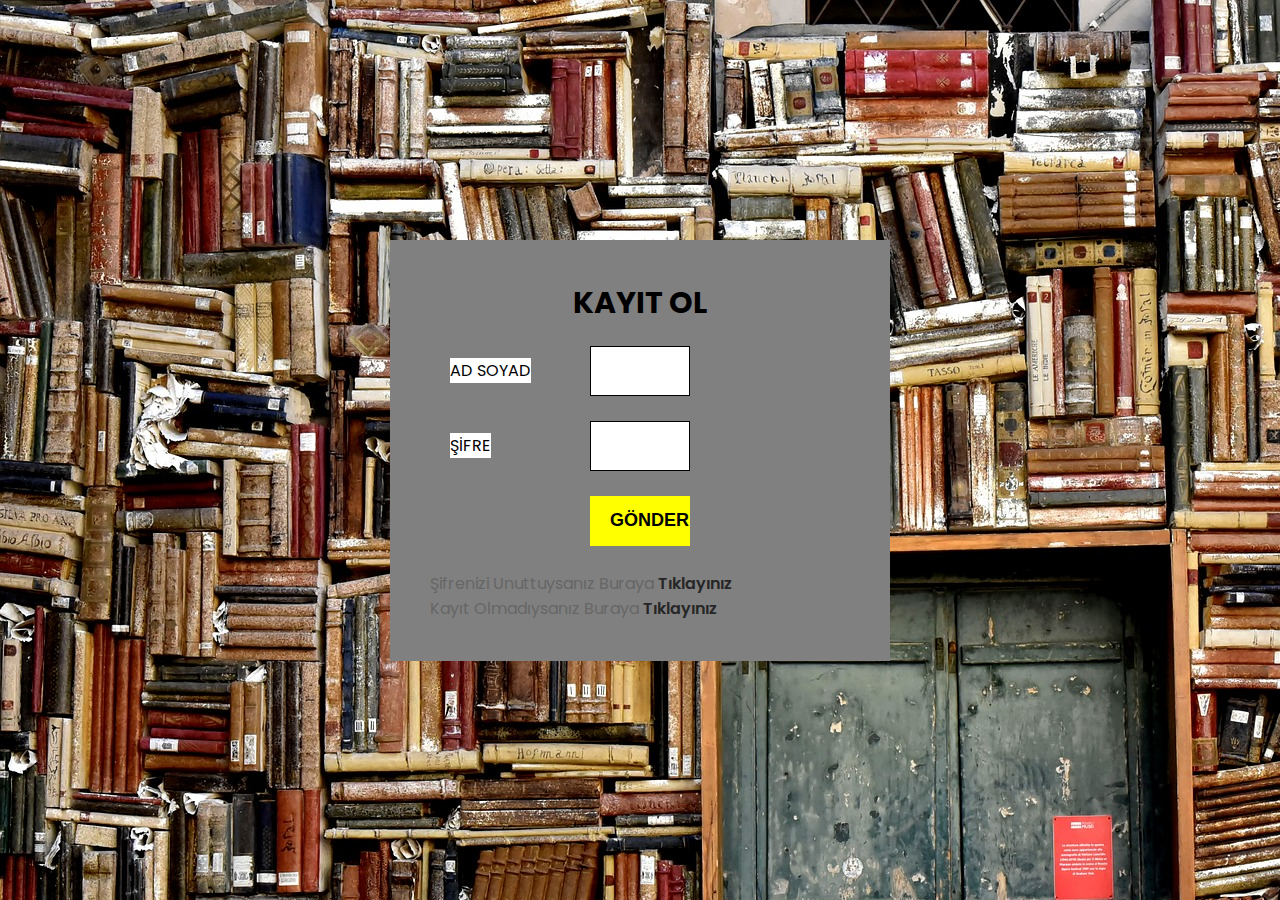
<file: kayitol.html>
<!DOCTYPE html>
<html>
<head>
	<title>Üye Girişi</title>
	<link rel="stylesheet" type="text/css" href="uye.css">
	<meta charset="utf-8">
</head>
<body>
	<div class="giris">
	<h2>Kayıt Ol</h2>
	<form>
		<div class="pc">
			<input type="text" required="" name="">

            <span>AD SOYAD</span>
           
		</div>
		<div class="pc">
			<input type="password" required="" name="">
			<span>ŞİFRE</span>
              
		</div>
		<div class="pc">
			<input type="submit" value="Gönder">
		
		</div>
	</form>	
	<a href="">Şifrenizi Unuttuysanız Buraya<span> Tıklayınız</span></a>
	<a href="#">Kayıt Olmadıysanız Buraya<span> Tıklayınız</span></a>
	</div>
</body>
</html>
</file>
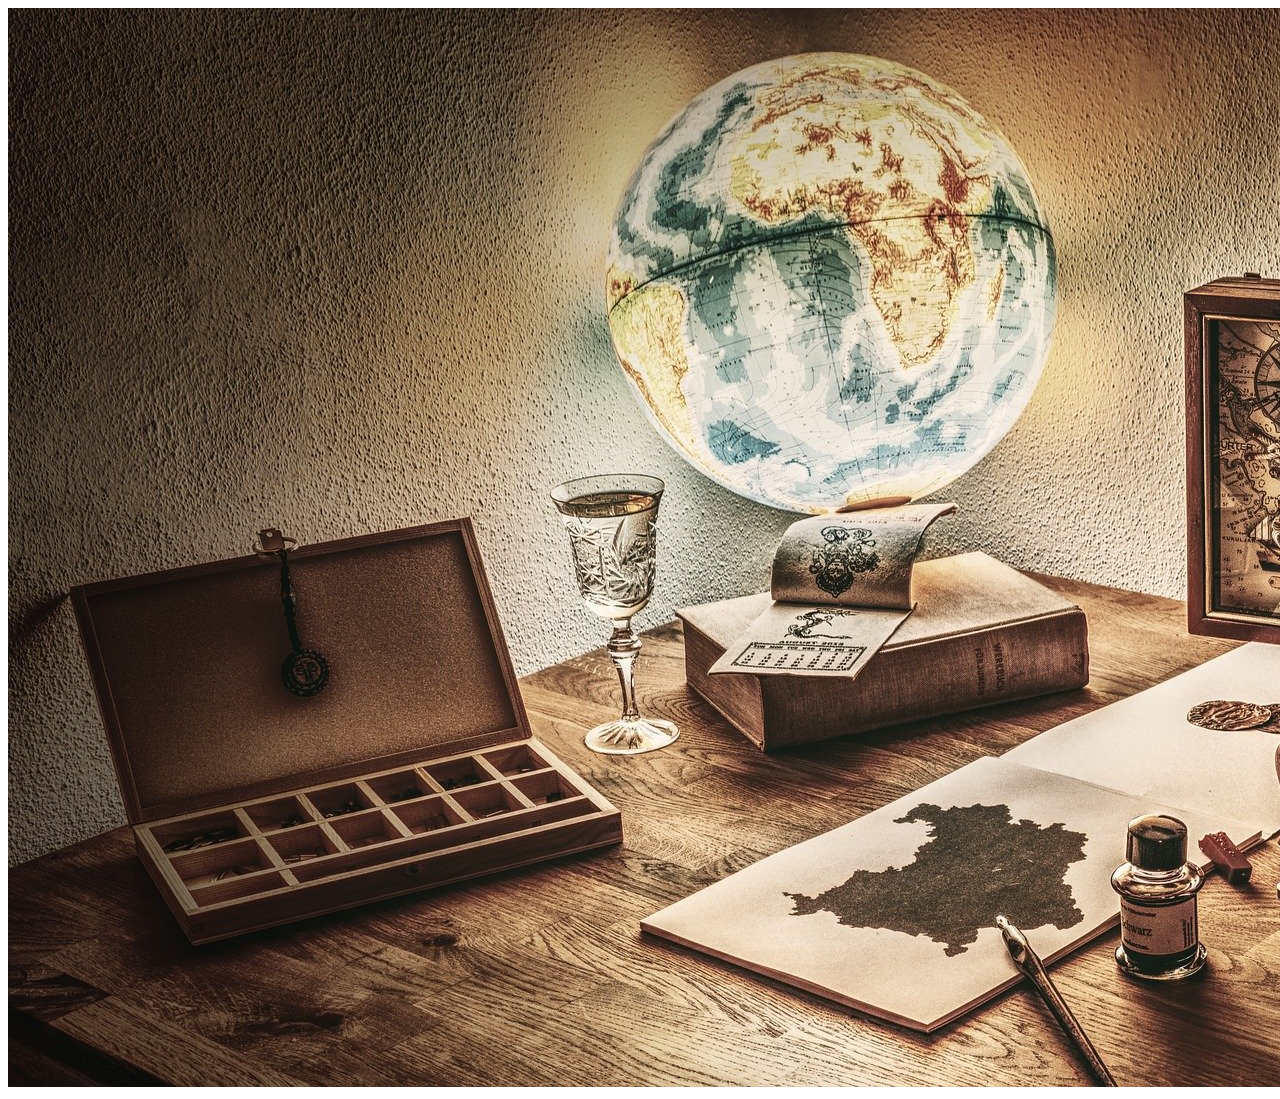
<file: kütüphane.html>
<!DOCTYPE html>
<html lang="en">
<head>
    <meta charset="UTF-8">
    <meta http-equiv="X-UA-Compatible" content="IE=edge">
    <meta name="viewport" content="width=device-width, initial-scale=1.0">
   
    <title>İletisim</title>
   
</head>

   <body>




        <img src="harita.jpg">




   
</body>
</html>
</file>
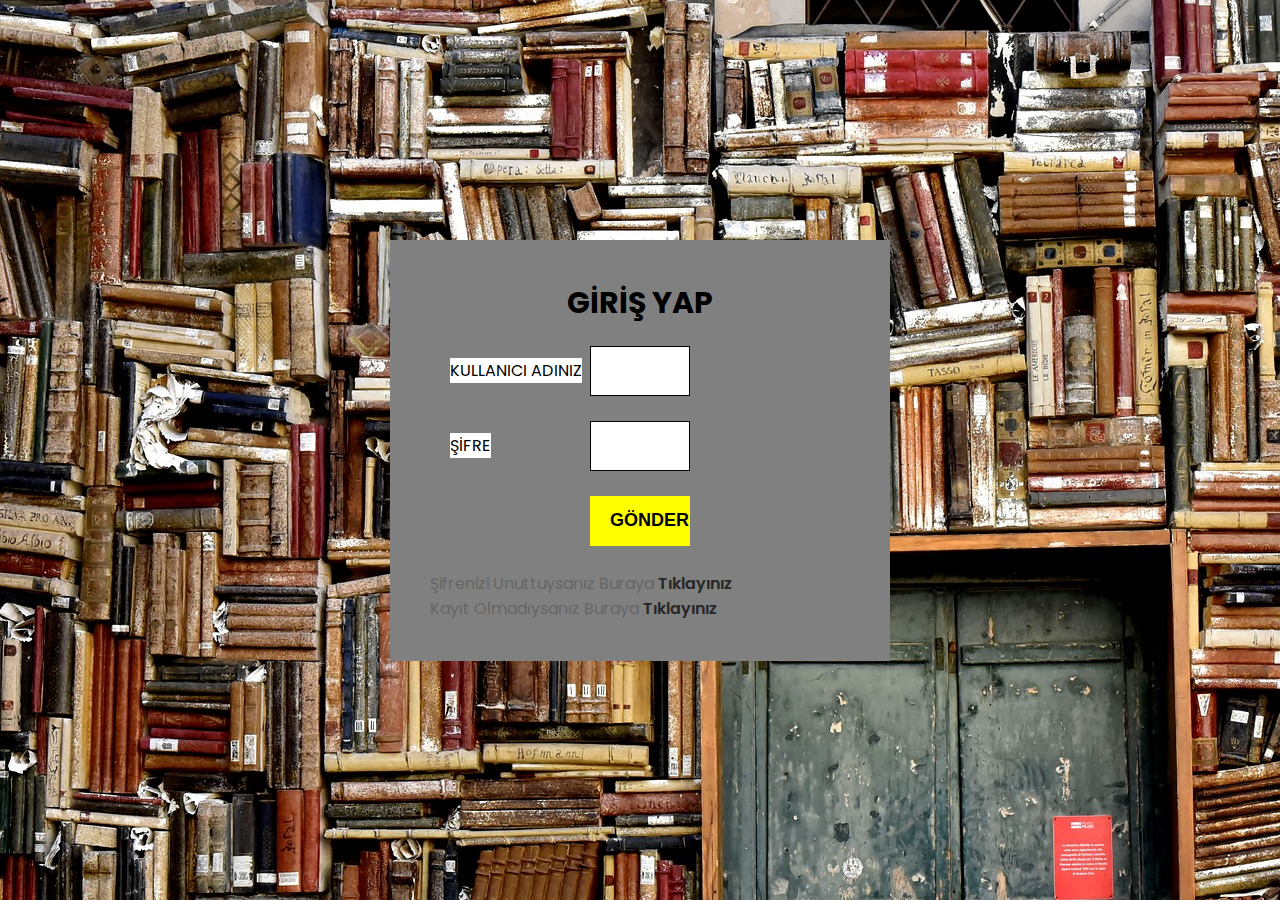
<file: uye.html>
<!DOCTYPE html>
<html>
<head>
	<title>Üye Girişi</title>
	<link rel="stylesheet" type="text/css" href="uye.css">
	<meta charset="utf-8">
</head>
<body>
	<div class="giris">
	<h2>GİRİŞ YAP</h2>
	<form>
		<div class="pc">
			<input type="text" required="" name="">
			<span>KULLANICI ADINIZ</span>
		</div>
		<div class="pc">
			<input type="password" required="" name="">
			<span>ŞİFRE</span>
		</div>
		<div class="pc">
			<input type="submit" value="Gönder">
		
		</div>
	</form>	
	<a href="#">Şifrenizi Unuttuysanız Buraya<span> Tıklayınız</span></a>
	<a href="kayitol.html">Kayıt Olmadıysanız Buraya<span> Tıklayınız</span></a>
	</div>
</body>
</html>
</file>
<file: uye.css>
@import url('https://fonts.googleapis.com/css?family=Poppins:300,400,500');
body {
	margin: 0;
	padding: 0;
	display: flex;
	justify-content: center;
	align-items: center;
	height: 100vh;
	background: url(booksuye.jpg);
	font-family: 'Poppins', sans-serif;
}
.giris {
	text-align: center;
	width: 500px;
	box-sizing: border-box;
	padding: 40px;
	background-color: #808080;
}
.giris h2 {
	margin: 0 0 20px;
	padding: 0;
	font-size: 30px;
	text-transform: uppercase;
}
.giris .pc {
	position: relative;
	width: 100%;
	margin-bottom: 25px;
}
.giris .pc input {
	height: 50px;
	width: 100px;
	padding: 0 20px;
	box-sizing: border-box;
	font-size: 18px;
	outline: none;
	border: 1px solid #000;
}
.giris .pc span {
	position: absolute;
	top: 12px;
	left: 20px;
	padding: 0;
	transition: 0.5s;
	pointer-events: none;
	background: #fff;
	text-transform: uppercase;
}
.giris .pc input:focus ~ span,
.giris .pc input:valid ~ span {
	top: -12px;
	left: 12px;
	font-size: 12px;
	padding: 2px 4px;
	border: 1px solid #000;
	background: #ff0;
}

.giris .pc input[type="submit"] {
	background: #ff0;
	border: none;
	box-shadow: none;
	text-transform: uppercase;
	cursor: pointer;
	font-weight: 600;
}
.giris .pc input[type="submit"]:hover {
	background: #fc7100;
	
}
.giris a {
	color: #262626;
	text-decoration: none;
	display: block;
	text-align: left;
	color: #666;
}
.giris a span {
	color: #262626;
	font-weight: 600;
}
</file>
